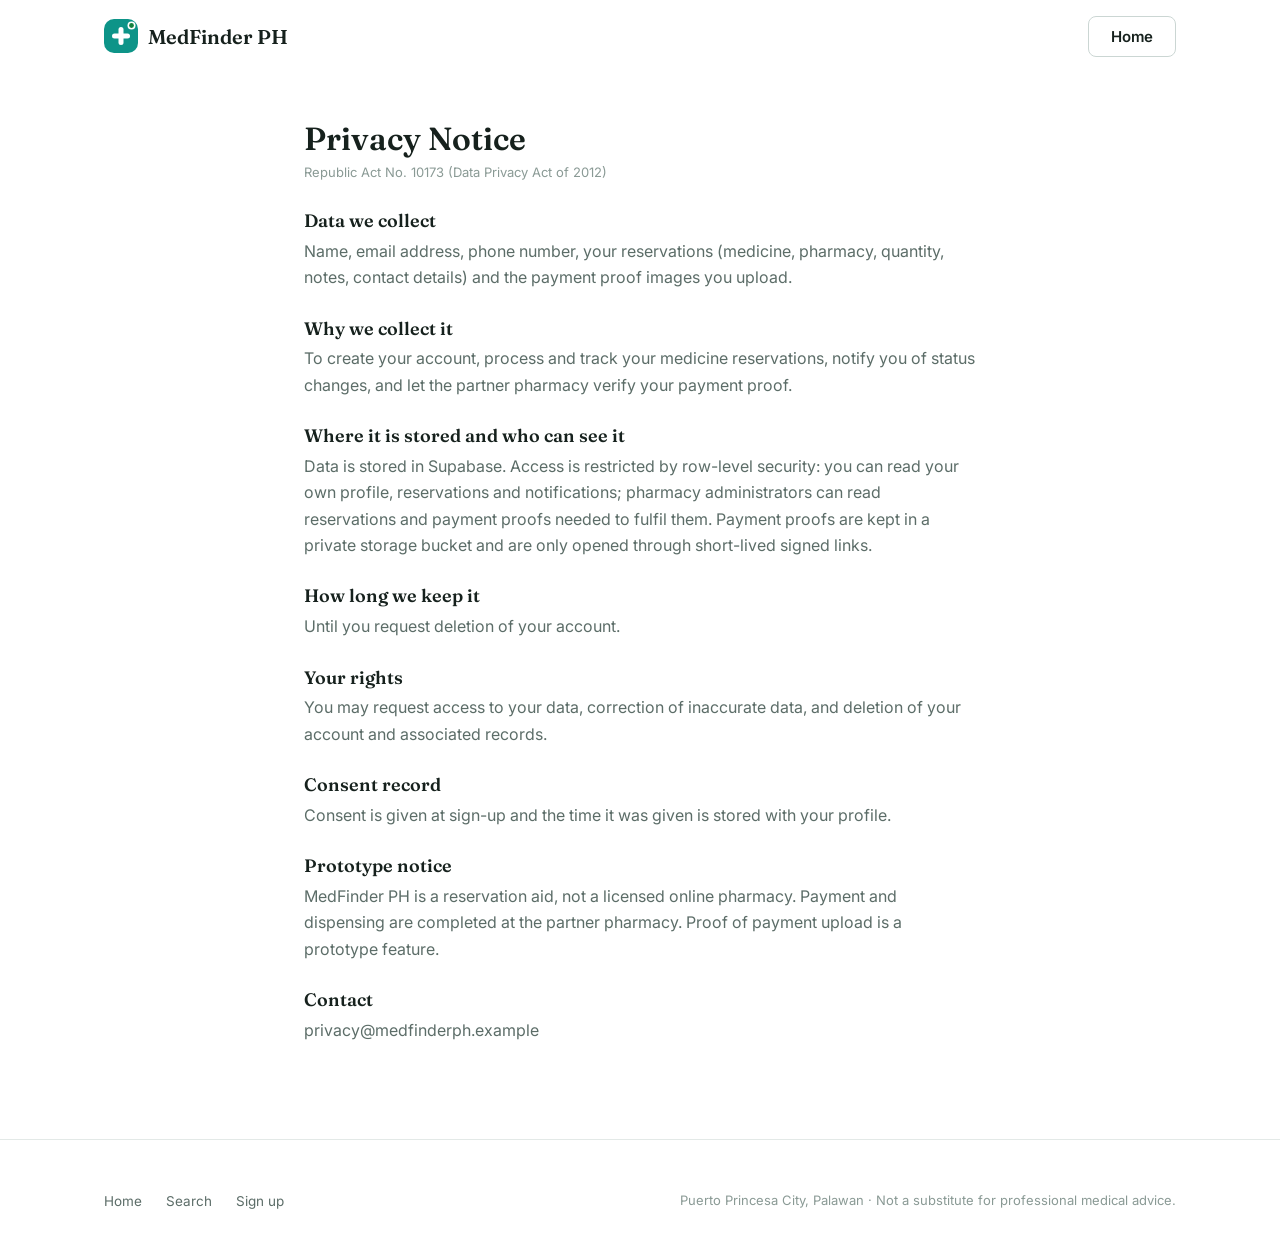
<file: privacy.html>
<!DOCTYPE html>
<html lang="en">
<head>
  <meta charset="UTF-8" />
  <link rel="icon" type="image/svg+xml" href="/favicon.svg">
  <meta name="viewport" content="width=device-width, initial-scale=1.0" />
  <title>Privacy Notice — MedFinder PH</title>
  <meta name="description" content="How MedFinder PH collects, uses and protects your personal data." />
  <link rel="preconnect" href="https://fonts.googleapis.com" />
  <link rel="preconnect" href="https://fonts.gstatic.com" crossorigin />
  <link rel="stylesheet" href="css/style.css" />
</head>
<body>

  <header class="site-header">
    <div class="container">
      <a class="brand" href="index.html">
        <svg class="brand-mark" viewBox="0 0 34 34" fill="none" xmlns="http://www.w3.org/2000/svg" aria-hidden="true">
          <rect width="34" height="34" rx="10" fill="#0D9488"/>
          <rect x="14.5" y="8" width="5" height="18" rx="2.5" fill="#ffffff"/>
          <rect x="8" y="14.5" width="18" height="5" rx="2.5" fill="#ffffff"/>
          <circle cx="27.5" cy="6.5" r="4" fill="#ffffff"/>
          <circle cx="27.5" cy="6.5" r="2.4" fill="#15803D"/>
        </svg>
        MedFinder PH
      </a>
      <div class="nav-actions">
        <a class="btn btn-ghost" href="index.html">Home</a>
      </div>
    </div>
  </header>

  <main class="legal-main">
    <div class="container legal-container">
      <h1>Privacy Notice</h1>
      <p class="legal-meta">Republic Act No. 10173 (Data Privacy Act of 2012)</p>

      <h2>Data we collect</h2>
      <p>Name, email address, phone number, your reservations (medicine, pharmacy, quantity, notes, contact details) and the payment proof images you upload.</p>

      <h2>Why we collect it</h2>
      <p>To create your account, process and track your medicine reservations, notify you of status changes, and let the partner pharmacy verify your payment proof.</p>

      <h2>Where it is stored and who can see it</h2>
      <p>Data is stored in Supabase. Access is restricted by row-level security: you can read your own profile, reservations and notifications; pharmacy administrators can read reservations and payment proofs needed to fulfil them. Payment proofs are kept in a private storage bucket and are only opened through short-lived signed links.</p>

      <h2>How long we keep it</h2>
      <p>Until you request deletion of your account.</p>

      <h2>Your rights</h2>
      <p>You may request access to your data, correction of inaccurate data, and deletion of your account and associated records.</p>

      <h2>Consent record</h2>
      <p>Consent is given at sign-up and the time it was given is stored with your profile.</p>

      <h2>Prototype notice</h2>
      <p>MedFinder PH is a reservation aid, not a licensed online pharmacy. Payment and dispensing are completed at the partner pharmacy. Proof of payment upload is a prototype feature.</p>

      <h2>Contact</h2>
      <p>privacy@medfinderph.example</p>
    </div>
  </main>

  <footer class="site-footer">
    <div class="container">
      <ul class="footer-links">
        <li><a href="index.html">Home</a></li>
        <li><a href="search.html">Search</a></li>
        <li><a href="signup.html">Sign up</a></li>
      </ul>
      <p class="footer-note">Puerto Princesa City, Palawan · Not a substitute for professional medical advice.</p>
    </div>
  </footer>

  <script type="module" src="js/connection.js"></script>
  <script defer src="js/reveal.js"></script>
</body>
</html>
</file>
<file: css/style.css>
/* =====================================================================
   MedFinder PH — global stylesheet
   Design tokens (colors/type/spacing) live at the top under :root.
   Shared across every public + customer page. Admin pages load this
   file too, plus admin/css/admin.css on top for dashboard-only layout.
   ===================================================================== */

@import url('https://fonts.googleapis.com/css2?family=Fraunces:opsz,wght@9..144,400;9..144,500;9..144,600;9..144,700&family=Inter:wght@400;500;600;700&display=swap');

/* Native page-navigation transitions (Chrome/Edge — no-op elsewhere,
   nothing to feature-detect). Cross-fades the whole page on every link
   click across the site instead of a hard cut, at the same speed as
   everything else so it reads as one motion system, not a slow gimmick. */
@view-transition {
  navigation: auto;
}

::view-transition-old(root),
::view-transition-new(root) {
  animation-duration: var(--dur-med, 260ms);
  animation-timing-function: cubic-bezier(0.16, 1, 0.3, 1);
}

@media (prefers-reduced-motion: reduce) {
  @view-transition {
    navigation: none;
  }
}

:root {
  /* Color — teal primary per brief, everything else derived to sit
     quietly next to it rather than compete with it. */
  --bg: #ffffff;
  --surface: #f6f9f8;
  /* section bands, input fills */
  --surface-raised: #ffffff;
  /* cards, sitting on --surface */
  --line: #e3e9e7;
  --line-strong: #cbd6d3;

  --teal: #0d9488;
  --teal-dark: #0f766e;
  --teal-darker: #115e56;
  --teal-tint: #ecfdf9;
  --teal-tint-2: #d3f5ee;

  --ink: #16211d;
  --ink-muted: #5c6d68;
  --ink-faint: #8a9a95;

  --status-in-fg: #15803d;
  --status-in-bg: #eaf7ee;
  --status-low-fg: #b45309;
  --status-low-bg: #fdf3e3;
  --status-out-fg: #64748b;
  --status-out-bg: #eef1f0;
  --status-neutral-fg: #334155;
  --status-neutral-bg: #eef2f6;

  --danger: #b91c1c;

  /* Type */
  --font-display: 'Fraunces', ui-serif, Georgia, serif;
  --font-body: 'Inter', ui-sans-serif, system-ui, -apple-system, sans-serif;

  /* Scale */
  --radius-sm: 8px;
  --radius-md: 14px;
  --radius-lg: 22px;
  --shadow-card: 0 1px 2px rgba(22, 33, 29, 0.04), 0 8px 24px -12px rgba(22, 33, 29, 0.12);
  --shadow-card-hover: 0 2px 4px rgba(22, 33, 29, 0.06), 0 16px 32px -12px rgba(22, 33, 29, 0.16);
  --shadow-glow: 0 0 0 1px rgba(13, 148, 136, 0.16), 0 12px 28px -10px rgba(13, 148, 136, 0.35);

  /* Motion — one timing system reused everywhere so easing reads as a
     single decision, not per-component guesses. */
  --ease-out: cubic-bezier(0.16, 1, 0.3, 1);
  --ease-spring: cubic-bezier(0.34, 1.42, 0.64, 1);
  --dur-fast: 150ms;
  --dur-med: 260ms;
  --dur-slow: 460ms;

  --container: 1120px;
}

/* ---------------------------------------------------------------------
   Reset & base
   --------------------------------------------------------------------- */

*,
*::before,
*::after {
  box-sizing: border-box;
}

html {
  scroll-behavior: smooth;
}

@media (prefers-reduced-motion: reduce) {
  html {
    scroll-behavior: auto;
  }

  *,
  *::before,
  *::after {
    animation-duration: 0.001ms !important;
    animation-iteration-count: 1 !important;
    transition-duration: 0.001ms !important;
  }
}

/* ---------------------------------------------------------------------
   Motion primitives
   Two building blocks reused everywhere: [data-reveal] fades/lifts an
   element in once when js/reveal.js flags it .is-visible (falls back to
   fully visible if JS never runs, so nothing depends on it to render);
   .is-loading is the shimmer used for every async placeholder.
   --------------------------------------------------------------------- */

[data-reveal] {
  opacity: 0;
  transform: translateY(18px);
  transition: opacity var(--dur-slow) var(--ease-out), transform var(--dur-slow) var(--ease-out);
}

[data-reveal].is-visible {
  opacity: 1;
  transform: translateY(0);
}

@media (prefers-reduced-motion: reduce) {
  [data-reveal] {
    opacity: 1;
    transform: none;
    transition: none;
  }
}

@keyframes fade-up {
  from {
    opacity: 0;
    transform: translateY(14px);
  }

  to {
    opacity: 1;
    transform: translateY(0);
  }
}

@keyframes shimmer {
  0% {
    background-position: -320px 0;
  }

  100% {
    background-position: 320px 0;
  }
}

.search-loading {
  position: relative;
  overflow: hidden;
  color: transparent;
  background: linear-gradient(90deg, var(--surface) 25%, var(--teal-tint) 50%, var(--surface) 75%);
  background-size: 640px 100%;
  animation: shimmer 1.4s ease-in-out infinite;
  border-radius: var(--radius-sm);
  min-height: 52px;
  padding: 16px 18px;
}

@media (prefers-reduced-motion: reduce) {
  .search-loading {
    animation: none;
    background: var(--surface);
  }
}

body {
  margin: 0;
  background: var(--bg);
  color: var(--ink);
  font-family: var(--font-body);
  font-size: 16px;
  line-height: 1.55;
  -webkit-font-smoothing: antialiased;
}

h1,
h2,
h3,
h4 {
  font-family: var(--font-display);
  color: var(--ink);
  line-height: 1.15;
  margin: 0;
  font-weight: 600;
}

p {
  margin: 0;
}

a {
  color: inherit;
  text-decoration: none;
}

ul {
  margin: 0;
  padding: 0;
  list-style: none;
}

img {
  max-width: 100%;
  display: block;
}

button {
  font-family: inherit;
  cursor: pointer;
}

input,
select,
textarea {
  font-family: inherit;
  font-size: inherit;
  color: inherit;
}

:focus-visible {
  outline: 2px solid var(--teal-dark);
  outline-offset: 2px;
  border-radius: 4px;
}

.container {
  width: 100%;
  max-width: var(--container);
  margin-inline: auto;
  padding-inline: 24px;
}

.visually-hidden {
  position: absolute;
  width: 1px;
  height: 1px;
  overflow: hidden;
  clip: rect(0 0 0 0);
  white-space: nowrap;
}

/* ---------------------------------------------------------------------
   Buttons
   --------------------------------------------------------------------- */

.btn {
  display: inline-flex;
  align-items: center;
  justify-content: center;
  gap: 8px;
  padding: 12px 22px;
  border-radius: var(--radius-sm);
  border: 1px solid transparent;
  font-size: 15px;
  font-weight: 600;
  line-height: 1;
  position: relative;
  overflow: hidden;
  transition: background-color var(--dur-fast) ease, border-color var(--dur-fast) ease,
    transform var(--dur-fast) var(--ease-spring), box-shadow var(--dur-fast) ease;
}

.btn:active {
  transform: translateY(1px) scale(0.98);
}

.btn:disabled {
  opacity: 0.6;
  cursor: not-allowed;
}

.btn:disabled:active {
  transform: none;
}

/* Loading spinner — toggled by JS alongside the disabled state on every
   async submit button (login, signup, reserve, admin modals). Pure
   pseudo-element, so it never touches the button's actual text node. */
.btn.is-loading {
  color: transparent !important;
  pointer-events: none;
}

.btn.is-loading:disabled {
  opacity: 1;
}

.btn.is-loading::before {
  content: '';
  position: absolute;
  top: 50%;
  left: 50%;
  width: 16px;
  height: 16px;
  margin: -8px 0 0 -8px;
  border: 2px solid rgba(22, 33, 29, 0.15);
  border-top-color: var(--ink-muted);
  border-radius: 50%;
  animation: btn-spin 0.6s linear infinite;
}

.btn-primary.is-loading::before {
  border-color: rgba(255, 255, 255, 0.35);
  border-top-color: #fff;
}

@keyframes btn-spin {
  to {
    transform: rotate(360deg);
  }
}

.btn-primary {
  background: var(--teal);
  color: #ffffff;
}

.btn-primary:hover {
  background: var(--teal-dark);
  transform: translateY(-1px);
  box-shadow: var(--shadow-glow);
}

/* One-shot diagonal shine sweep on hover — reserved for the primary
   action only, so it reads as "the button that matters" rather than
   decoration repeated on every control. */
.btn-primary::after {
  content: '';
  position: absolute;
  inset: 0;
  background: linear-gradient(115deg, transparent 40%, rgba(255, 255, 255, 0.28) 50%, transparent 60%);
  background-size: 220% 100%;
  background-position: 120% 0;
  transition: background-position var(--dur-slow) var(--ease-out);
  pointer-events: none;
}

.btn-primary:hover::after {
  background-position: -20% 0;
}

.btn-ghost {
  background: transparent;
  color: var(--ink);
  border-color: var(--line-strong);
}

.btn-ghost:hover {
  border-color: var(--teal);
  color: var(--teal-dark);
  transform: translateY(-1px);
}

.btn-text {
  background: transparent;
  padding: 8px 4px;
  color: var(--ink-muted);
  font-weight: 600;
}

.btn-text:hover {
  color: var(--teal-dark);
}

.btn-block {
  width: 100%;
}

/* ---------------------------------------------------------------------
   Header / nav
   --------------------------------------------------------------------- */

.site-header {
  position: sticky;
  top: 0;
  z-index: 40;
  background: rgba(255, 255, 255, 0.9);
  backdrop-filter: saturate(180%) blur(10px);
  border-bottom: 1px solid transparent;
  box-shadow: none;
  transition: box-shadow var(--dur-med) ease, border-color var(--dur-med) ease;
}

/* .is-scrolled is toggled by js/reveal.js past a small scroll threshold —
   a hairline-plus-shadow only appears once there's page behind it to
   separate from, so the header stays flush with the hero at rest. */
.site-header.is-scrolled {
  border-bottom-color: var(--line);
  box-shadow: 0 1px 2px rgba(22, 33, 29, 0.04), 0 8px 20px -14px rgba(22, 33, 29, 0.18);
}

.site-header .container {
  display: flex;
  align-items: center;
  justify-content: space-between;
  height: 72px;
  transition: height var(--dur-med) ease;
}

.site-header.is-scrolled .container {
  height: 64px;
}

.brand {
  display: inline-flex;
  align-items: center;
  gap: 10px;
  font-family: var(--font-display);
  font-weight: 600;
  font-size: 20px;
  color: var(--ink);
  white-space: nowrap;
}

.brand-mark {
  width: 34px;
  height: 34px;
  flex-shrink: 0;
  transition: transform var(--dur-med) var(--ease-spring);
}

.brand:hover .brand-mark {
  transform: rotate(-8deg) scale(1.06);
}

.nav-links {
  display: flex;
  align-items: center;
  gap: 32px;
}

.nav-links a {
  position: relative;
  font-size: 14.5px;
  font-weight: 500;
  color: var(--ink-muted);
  transition: color 140ms ease;
}

.nav-links a::after {
  content: '';
  position: absolute;
  left: 0;
  bottom: -4px;
  width: 100%;
  height: 1.5px;
  background: var(--teal);
  transform: scaleX(0);
  transform-origin: left;
  transition: transform var(--dur-fast) var(--ease-out);
}

.nav-links a:hover {
  color: var(--teal-dark);
}

.nav-links a:hover::after {
  transform: scaleX(1);
}

.nav-actions {
  display: flex;
  align-items: center;
  gap: 10px;
}

/* On mobile, hide nav-actions buttons entirely — the hamburger menu
   is the nav entry point on small screens. Log in / Sign up appear
   inside the opened mobile menu via nav.js's injectMobileActions();
   the notif bell and log out button are relocated there directly by
   relocateAccountControls(), see .nav-mobile-account below. */
@media (max-width: 860px) {
  .nav-actions .btn {
    display: none;
  }
}

/* Wrapper the bell + log out button land in in inside the mobile
   dropdown — relocateAccountControls() in nav.js moves the real
   elements here (not clones), so their click listeners still work. */
.nav-mobile-account {
  display: flex;
  align-items: center;
  gap: 10px;
  padding-top: 12px;
  margin-top: 8px;
  border-top: 1px solid var(--line);
  width: 100%;
}

.nav-toggle {
  display: none;
  background: none;
  border: none;
  padding: 8px;
}

/* Hamburger morphs into an X — keyed off aria-expanded, which nav.js
   already sets on every toggle, so no JS change is needed here. */
.nav-toggle svg line {
  transform-box: fill-box;
  transform-origin: center;
  transition: transform var(--dur-med) var(--ease-spring), opacity var(--dur-fast) ease;
}

.nav-toggle[aria-expanded="true"] svg line:nth-child(1) {
  transform: translateY(6px) rotate(45deg);
}

.nav-toggle[aria-expanded="true"] svg line:nth-child(2) {
  opacity: 0;
}

.nav-toggle[aria-expanded="true"] svg line:nth-child(3) {
  transform: translateY(-6px) rotate(-45deg);
}

@media (max-width: 860px) {
  .nav-links {
    display: none;
  }

  .nav-toggle {
    display: inline-flex;
  }

  .nav-links.nav-open {
    display: flex;
    flex-direction: column;
    align-items: flex-start;
    gap: 4px;
    position: absolute;
    top: 72px;
    left: 0;
    right: 0;
    background: var(--bg);
    border-bottom: 1px solid var(--line);
    padding: 12px 24px 20px;
    box-shadow: var(--shadow-card);
    animation: fade-up var(--dur-med) var(--ease-out);
  }

  .nav-links.nav-open a {
    padding: 10px 0;
    width: 100%;
  }
}

/* ---------------------------------------------------------------------
   Hero — the search bar is the page's thesis, not a headline alone
   --------------------------------------------------------------------- */

.hero {
  position: relative;
  padding: 88px 0 96px;
  background:
    radial-gradient(720px 360px at 82% -10%, var(--teal-tint) 0%, transparent 65%),
    var(--bg);
  overflow: hidden;
}

/* Signature element: a slow radar-style sweep behind the hero — the one
   bold motion move on the page, standing in for "we're checking live
   stock right now" rather than a generic decorative gradient. Sits
   behind everything, never competes with the type or form. */
.hero::before {
  content: '';
  position: absolute;
  top: -180px;
  right: -160px;
  width: 620px;
  height: 620px;
  border-radius: 50%;
  background: conic-gradient(from 0deg, transparent 0deg, rgba(13, 148, 136, 0.16) 40deg, transparent 90deg);
  animation: hero-sweep 7s linear infinite;
  pointer-events: none;
}

@keyframes hero-sweep {
  to {
    transform: rotate(360deg);
  }
}

@media (prefers-reduced-motion: reduce) {
  .hero::before {
    animation: none;
  }
}

.hero .container {
  position: relative;
  display: grid;
  gap: 28px;
  max-width: 760px;
}

.hero .container>* {
  animation: fade-up var(--dur-slow) var(--ease-out) both;
}

.hero-eyebrow {
  animation-delay: 0ms;
}

.hero h1 {
  animation-delay: 60ms;
}

.hero-sub {
  animation-delay: 120ms;
}

.search-panel {
  animation-delay: 180ms;
}

.hero-hint {
  animation-delay: 220ms;
}

#hero-secondary-cta {
  animation-delay: 260ms;
}

.hero-eyebrow {
  display: inline-flex;
  align-items: center;
  gap: 8px;
  width: fit-content;
  padding: 6px 14px;
  border-radius: 999px;
  background: var(--teal-tint-2);
  color: var(--teal-darker);
  font-size: 13px;
  font-weight: 600;
  letter-spacing: 0.01em;
}

.hero h1 {
  font-size: clamp(34px, 5vw, 54px);
  letter-spacing: -0.01em;
}

.hero h1 em {
  font-style: normal;
  color: var(--teal-dark);
}

.hero-sub {
  font-size: 18px;
  color: var(--ink-muted);
  max-width: 52ch;
}

.search-panel {
  background: var(--surface-raised);
  border: 1px solid var(--line);
  border-radius: var(--radius-lg);
  box-shadow: var(--shadow-card);
  padding: 10px;
  margin-top: 8px;
  transition: box-shadow var(--dur-med) ease, border-color var(--dur-med) ease;
}

.search-panel:focus-within {
  border-color: var(--teal);
  box-shadow: var(--shadow-glow);
}

.search-form {
  display: flex;
  gap: 8px;
}

.search-field {
  flex: 1;
  display: flex;
  align-items: center;
  gap: 10px;
  padding: 12px 16px;
}

.search-field svg {
  flex-shrink: 0;
  color: var(--ink-faint);
}

.search-field input {
  flex: 1;
  border: none;
  outline: none;
  background: transparent;
  font-size: 16px;
  color: var(--ink);
}

.search-field input::placeholder {
  color: var(--ink-faint);
}

.search-form .btn-primary {
  padding-inline: 26px;
  border-radius: calc(var(--radius-lg) - 10px);
}

.hero-hint {
  font-size: 13.5px;
  color: var(--ink-faint);
  padding: 6px 6px 0;
}

.hero-hint b {
  color: var(--ink-muted);
  font-weight: 600;
}

/* ---------------------------------------------------------------------
   Stock-status indicator — the product's signature element.
   A small live-status dot, reused on search results, dashboard, admin.
   Only the "in stock" state pulses: it is the one state worth calling
   live and current; the others are calm, static facts.
   --------------------------------------------------------------------- */

.status-pill {
  display: inline-flex;
  align-items: center;
  gap: 7px;
  padding: 5px 11px 5px 9px;
  border-radius: 999px;
  font-size: 12.5px;
  font-weight: 600;
  white-space: nowrap;
}

.status-dot {
  width: 8px;
  height: 8px;
  border-radius: 50%;
  flex-shrink: 0;
}

.status-in {
  color: var(--status-in-fg);
  background: var(--status-in-bg);
}

.status-in .status-dot {
  background: var(--status-in-fg);
  box-shadow: 0 0 0 0 rgba(21, 128, 61, 0.5);
  animation: status-pulse 2.2s ease-out infinite;
}

.status-low {
  color: var(--status-low-fg);
  background: var(--status-low-bg);
}

.status-low .status-dot {
  background: var(--status-low-fg);
}

.status-out {
  color: var(--status-out-fg);
  background: var(--status-out-bg);
}

.status-out .status-dot {
  background: var(--status-out-fg);
}

.status-neutral {
  color: var(--status-neutral-fg);
  background: var(--status-neutral-bg);
}

.status-neutral .status-dot {
  background: var(--status-neutral-fg);
}

@keyframes status-pulse {
  0% {
    box-shadow: 0 0 0 0 rgba(21, 128, 61, 0.45);
  }

  70% {
    box-shadow: 0 0 0 7px rgba(21, 128, 61, 0);
  }

  100% {
    box-shadow: 0 0 0 0 rgba(21, 128, 61, 0);
  }
}

/* ---------------------------------------------------------------------
   How it works — a real 4-step sequence, so numbering earns its place
   --------------------------------------------------------------------- */

.how {
  padding: 96px 0;
  border-top: 1px solid var(--line);
}

.section-head {
  max-width: 560px;
  margin-bottom: 48px;
}

.section-eyebrow {
  font-size: 13px;
  font-weight: 700;
  letter-spacing: 0.08em;
  text-transform: uppercase;
  color: var(--teal-dark);
  margin-bottom: 10px;
  display: block;
}

.section-head h2 {
  font-size: clamp(26px, 3.4vw, 36px);
  margin-bottom: 12px;
}

.section-head p {
  color: var(--ink-muted);
  font-size: 16.5px;
}

.steps {
  display: grid;
  grid-template-columns: repeat(4, 1fr);
  gap: 1px;
  background: var(--line);
  border: 1px solid var(--line);
  border-radius: var(--radius-md);
  overflow: hidden;
}

.step {
  background: var(--surface-raised);
  padding: 30px 26px 32px;
  position: relative;
  transition: background var(--dur-med) ease;
}

.step:hover {
  background: var(--teal-tint);
}

.step-number {
  font-family: var(--font-display);
  font-size: 15px;
  font-weight: 600;
  color: var(--teal);
  border: 1px solid var(--teal-tint-2);
  background: var(--teal-tint);
  width: 34px;
  height: 34px;
  border-radius: 50%;
  display: flex;
  align-items: center;
  justify-content: center;
  margin-bottom: 20px;
  position: relative;
  z-index: 1;
  transition: background var(--dur-fast) ease, color var(--dur-fast) ease, transform var(--dur-fast) var(--ease-spring);
}

.step:hover .step-number {
  background: var(--teal);
  color: #fff;
  transform: scale(1.08);
}

.step h3 {
  font-size: 17.5px;
  margin-bottom: 8px;
}

.step p {
  color: var(--ink-muted);
  font-size: 14.5px;
  line-height: 1.6;
}

@media (max-width: 860px) {
  .steps {
    grid-template-columns: 1fr 1fr;
  }
}

@media (max-width: 560px) {
  .steps {
    grid-template-columns: 1fr;
  }
}

/* ---------------------------------------------------------------------
   Trust / coverage strip
   --------------------------------------------------------------------- */

.coverage {
  padding: 72px 0;
  background: var(--surface);
  border-top: 1px solid var(--line);
  border-bottom: 1px solid var(--line);
}

.coverage .container {
  display: flex;
  flex-wrap: wrap;
  gap: 40px;
  align-items: center;
  justify-content: space-between;
}

.coverage-copy {
  max-width: 460px;
}

.coverage-copy h2 {
  font-size: 24px;
  margin-bottom: 10px;
}

.coverage-copy p {
  color: var(--ink-muted);
  font-size: 15px;
}

.coverage-stats {
  display: flex;
  gap: 40px;
}

.stat-num {
  font-family: var(--font-display);
  font-size: 34px;
  font-weight: 600;
  color: var(--teal-dark);
  line-height: 1;
  margin-bottom: 6px;
}

.stat-label {
  font-size: 13px;
  color: var(--ink-muted);
}

/* ---------------------------------------------------------------------
   CTA band
   --------------------------------------------------------------------- */

.cta-band {
  padding: 90px 0;
  text-align: center;
  position: relative;
  background: radial-gradient(600px 260px at 50% 120%, var(--teal-tint) 0%, transparent 70%);
  overflow: hidden;
}

.cta-band h2 {
  font-size: clamp(26px, 3.6vw, 38px);
  max-width: 640px;
  margin-inline: auto;
  margin-bottom: 14px;
}

.cta-band p {
  color: var(--ink-muted);
  max-width: 480px;
  margin-inline: auto;
  margin-bottom: 28px;
}

/* ---------------------------------------------------------------------
   Footer
   --------------------------------------------------------------------- */

.site-footer {
  border-top: 1px solid var(--line);
  padding: 48px 0 32px;
}

.site-footer .container {
  display: flex;
  flex-wrap: wrap;
  gap: 24px;
  align-items: center;
  justify-content: space-between;
}

.footer-brand {
  display: flex;
  align-items: center;
  gap: 10px;
  font-family: var(--font-display);
  font-weight: 600;
  color: var(--ink);
}

.footer-brand svg {
  width: 24px;
  height: 24px;
}

.footer-note {
  font-size: 13px;
  color: var(--ink-faint);
}

.footer-links {
  display: flex;
  gap: 24px;
}

.footer-links a {
  font-size: 13.5px;
  color: var(--ink-muted);
}

.footer-links a:hover {
  color: var(--teal-dark);
}

/* ---------------------------------------------------------------------
   Generic card (reused by search results, dashboard, admin tables)
   --------------------------------------------------------------------- */

.card {
  background: var(--surface-raised);
  border: 1px solid var(--line);
  border-radius: var(--radius-md);
  box-shadow: var(--shadow-card);
  transition: box-shadow var(--dur-med) var(--ease-out), transform var(--dur-med) var(--ease-out), border-color var(--dur-med) ease;
}

.card:hover {
  box-shadow: var(--shadow-card-hover);
  transform: translateY(-3px);
  border-color: var(--line-strong);
}

/* ---------------------------------------------------------------------
   Form fields (shared by auth + reservation forms, built next)
   --------------------------------------------------------------------- */

.field {
  display: flex;
  flex-direction: column;
  gap: 6px;
  margin-bottom: 18px;
}

.field label {
  font-size: 13.5px;
  font-weight: 600;
  color: var(--ink);
}

.field input,
.field select,
.field textarea {
  padding: 11px 14px;
  border: 1px solid var(--line-strong);
  border-radius: var(--radius-sm);
  background: var(--surface);
  transition: border-color var(--dur-fast) ease, background var(--dur-fast) ease, box-shadow var(--dur-fast) ease;
}

.field input:focus,
.field select:focus,
.field textarea:focus {
  border-color: var(--teal);
  background: var(--bg);
  outline: none;
  box-shadow: 0 0 0 3px var(--teal-tint-2);
}

.field-hint {
  font-size: 12.5px;
  color: var(--ink-faint);
}

.field-error {
  font-size: 12.5px;
  color: var(--danger);
}

/* ---------------------------------------------------------------------
   Auth pages (login / signup) — centered card, shared by both
   --------------------------------------------------------------------- */

.auth-main {
  min-height: calc(100vh - 72px);
  display: flex;
  align-items: center;
  padding: 56px 0;
  background:
    radial-gradient(640px 320px at 50% -10%, var(--teal-tint) 0%, transparent 65%),
    var(--bg);
}

.auth-container {
  display: flex;
  justify-content: center;
}

.auth-card {
  width: 100%;
  max-width: 420px;
  padding: 40px 36px 32px;
}

.auth-card h1 {
  font-size: 28px;
  margin-bottom: 8px;
}

.auth-sub {
  color: var(--ink-muted);
  font-size: 14.5px;
  margin-bottom: 28px;
}

.auth-foot {
  text-align: center;
  font-size: 14px;
  color: var(--ink-muted);
  margin-top: 20px;
}

.auth-foot a {
  color: var(--teal-dark);
  font-weight: 600;
}

.auth-switch-text {
  font-size: 13.5px;
  color: var(--ink-muted);
}

/* Form-level alert banner — distinct from the small per-field hint/error
   text above, which stays inline under a single input. */
.form-alert {
  font-size: 13.5px;
  border-radius: var(--radius-sm);
  padding: 10px 14px;
  margin-bottom: 18px;
  border: 1px solid transparent;
  line-height: 1.5;
}

.form-alert-error {
  color: var(--danger);
  background: #fdecec;
  border-color: #f6caca;
  animation: alert-shake var(--dur-slow) var(--ease-out);
}

.form-alert-info {
  color: var(--teal-darker);
  background: var(--teal-tint);
  border-color: var(--teal-tint-2);
  animation: alert-pop var(--dur-med) var(--ease-spring) both;
}

/* A decaying horizontal shake reads as "attention" without being
   obnoxious — settles back to rest by the end rather than looping. */
@keyframes alert-shake {
  0% {
    opacity: 0;
    transform: translateX(0);
  }

  12% {
    opacity: 1;
  }

  20% {
    transform: translateX(-6px);
  }

  35% {
    transform: translateX(5px);
  }

  50% {
    transform: translateX(-4px);
  }

  65% {
    transform: translateX(3px);
  }

  80% {
    transform: translateX(-1.5px);
  }

  100% {
    opacity: 1;
    transform: translateX(0);
  }
}

@keyframes alert-pop {
  from {
    opacity: 0;
    transform: translateY(-4px) scale(0.98);
  }

  to {
    opacity: 1;
    transform: translateY(0) scale(1);
  }
}

/* ---------------------------------------------------------------------
   Search results
   --------------------------------------------------------------------- */

.search-hero {
  padding: 44px 0 32px;
  border-bottom: 1px solid var(--line);
}

.search-hero h1 {
  font-size: clamp(22px, 3vw, 30px);
  margin-bottom: 18px;
}

.search-hero .search-panel {
  margin-top: 0;
}

.results-main {
  padding: 40px 0 96px;
  min-height: 40vh;
}

.medicine-group {
  margin-bottom: 44px;
}

.medicine-group:last-child {
  margin-bottom: 0;
}

.medicine-group-head {
  margin-bottom: 16px;
}

.medicine-group-head h2 {
  font-size: 20px;
  margin-bottom: 4px;
}

.medicine-group-head p {
  font-size: 13.5px;
  color: var(--ink-muted);
}

.result-list {
  display: flex;
  flex-direction: column;
  gap: 12px;
}

.result-card {
  display: flex;
  align-items: center;
  justify-content: space-between;
  gap: 20px;
  padding: 18px 22px;
  animation: fade-up var(--dur-med) var(--ease-out) both;
}

.result-list .result-card:nth-child(1) {
  animation-delay: 0ms;
}

.result-list .result-card:nth-child(2) {
  animation-delay: 40ms;
}

.result-list .result-card:nth-child(3) {
  animation-delay: 80ms;
}

.result-list .result-card:nth-child(n+4) {
  animation-delay: 120ms;
}

.result-main h3 {
  font-size: 16px;
  margin-bottom: 3px;
}

.result-location {
  font-size: 13px;
  color: var(--ink-muted);
}

.result-meta {
  display: flex;
  align-items: center;
  gap: 16px;
  flex-shrink: 0;
}

.result-price {
  font-family: var(--font-display);
  font-weight: 600;
  font-size: 17px;
  color: var(--ink);
  min-width: 68px;
  text-align: right;
}

.result-action {
  flex-shrink: 0;
}

.result-unavailable {
  font-size: 13px;
  color: var(--ink-faint);
}

.btn-sm {
  padding: 9px 18px;
  font-size: 13.5px;
}

.search-empty,
.search-prompt {
  text-align: center;
  padding: 64px 24px;
  color: var(--ink-muted);
}

.search-empty h2,
.search-prompt h2 {
  font-family: var(--font-display);
  font-size: 22px;
  color: var(--ink);
  margin-bottom: 10px;
}

/* Desktop / laptop: the list owns one four-track grid shared by every
   row (subgrid), so price and badge columns are sized by the widest
   row and line up vertically. The two outer tracks are equal 1fr, which
   keeps the price + badge block centered regardless of name, address,
   badge or action widths. Falls back to the flex row above where
   subgrid is unsupported. */
@media (min-width: 641px) {
  @supports (grid-template-columns: subgrid) {
    .result-list {
      display: grid;
      grid-template-columns: minmax(0, 1fr) auto auto minmax(0, 1fr);
      column-gap: 16px;
      row-gap: 12px;
    }

    .result-card {
      display: grid;
      grid-column: 1 / -1;
      grid-template-columns: subgrid;
      align-items: center;
    }

    .result-meta {
      display: contents;
    }

    .result-main {
      min-width: 0;
    }

    .result-price {
      text-align: right;
      font-variant-numeric: tabular-nums;
    }

    .result-meta .status-pill {
      justify-self: start;
    }

    .result-action {
      justify-self: end;
    }
  }
}

@media (max-width: 640px) {
  .result-card {
    flex-direction: column;
    align-items: flex-start;
    gap: 12px;
  }

  .result-meta {
    width: 100%;
    justify-content: space-between;
  }

  .result-price {
    min-width: 0;
    text-align: left;
  }
}

/* ---------------------------------------------------------------------
   Reservation page
   --------------------------------------------------------------------- */

.reserve-main {
  padding: 48px 0 96px;
}

.reserve-layout {
  max-width: 640px;
  margin-inline: auto;
}

.back-link {
  display: inline-flex;
  align-items: center;
  gap: 6px;
  font-size: 13.5px;
  color: var(--ink-muted);
  margin-bottom: 24px;
}

.back-link:hover {
  color: var(--teal-dark);
}

.summary-card {
  padding: 20px 24px;
  display: flex;
  align-items: center;
  justify-content: space-between;
  gap: 16px;
  flex-wrap: wrap;
  margin-bottom: 20px;
}

.summary-main h2 {
  font-size: 18px;
  margin-bottom: 4px;
}

.summary-sub {
  font-size: 13.5px;
  color: var(--ink-muted);
}

.summary-meta {
  display: flex;
  align-items: center;
  gap: 14px;
}

.summary-price {
  font-family: var(--font-display);
  font-weight: 600;
  font-size: 20px;
  color: var(--ink);
}

.form-card {
  padding: 30px 28px;
}

.form-card h1 {
  font-size: 22px;
  margin-bottom: 22px;
}

.field-row {
  display: grid;
  grid-template-columns: 1fr 1fr;
  gap: 16px;
}

@media (max-width: 560px) {
  .field-row {
    grid-template-columns: 1fr;
  }
}

.gcash-box {
  background: var(--teal-tint);
  border: 1px solid var(--teal-tint-2);
  border-radius: var(--radius-sm);
  padding: 16px 18px;
  margin-bottom: 20px;
  font-size: 14px;
  color: var(--ink);
  line-height: 1.55;
}

.gcash-box strong {
  color: var(--teal-darker);
}

.gcash-total {
  font-family: var(--font-display);
  font-weight: 600;
  font-size: 17px;
}

.file-drop {
  display: block;
  border: 1.5px dashed var(--line-strong);
  border-radius: var(--radius-sm);
  padding: 20px;
  text-align: center;
  background: var(--surface);
  cursor: pointer;
  transition: border-color 140ms ease, background 140ms ease, transform 140ms var(--ease-spring);
}

.file-drop:hover {
  border-color: var(--teal);
}

/* .is-dragover: a file is being dragged over the zone (js/reserve.js).
   .has-file: a file has been chosen, by click or by drop. */
.file-drop.is-dragover {
  border-color: var(--teal);
  background: var(--teal-tint);
  transform: scale(1.012);
}

.file-drop.has-file {
  border-style: solid;
  border-color: var(--teal);
  background: var(--teal-tint);
  animation: file-pop 200ms var(--ease-spring);
}

.file-drop input[type="file"] {
  display: none;
}

.file-drop-label {
  font-size: 13.5px;
  color: var(--ink-muted);
}

.file-drop-filename {
  font-size: 13px;
  color: var(--teal-dark);
  font-weight: 600;
  margin-top: 6px;
  word-break: break-all;
}

.file-drop.has-file .file-drop-filename::before {
  content: '✓ ';
}

@keyframes file-pop {
  0% {
    transform: scale(0.97);
  }

  60% {
    transform: scale(1.015);
  }

  100% {
    transform: scale(1);
  }
}

.unavailable-card {
  padding: 44px 28px;
  text-align: center;
}

.unavailable-card h2 {
  font-family: var(--font-display);
  font-size: 20px;
  margin-bottom: 10px;
  color: var(--ink);
}

.unavailable-card p {
  color: var(--ink-muted);
  margin-bottom: 22px;
}

/* ---------------------------------------------------------------------
   Dashboard (customer)
   --------------------------------------------------------------------- */

.dashboard-main {
  padding: 40px 0 96px;
}

.dashboard-head {
  display: flex;
  align-items: center;
  justify-content: space-between;
  gap: 16px;
  flex-wrap: wrap;
  margin-bottom: 22px;
}

.dashboard-head h1 {
  font-size: clamp(22px, 3vw, 28px);
}

.nav-bell {
  position: relative;
  padding: 9px 11px;
}

.notif-dot {
  position: absolute;
  top: 6px;
  right: 7px;
  width: 8px;
  height: 8px;
  border-radius: 50%;
  background: var(--danger);
  border: 1.5px solid var(--surface);
  animation: notif-pulse 2.2s ease-out infinite;
}

@keyframes notif-pulse {
  0% {
    box-shadow: 0 0 0 0 rgba(185, 28, 28, 0.45);
  }

  70% {
    box-shadow: 0 0 0 7px rgba(185, 28, 28, 0);
  }

  100% {
    box-shadow: 0 0 0 0 rgba(185, 28, 28, 0);
  }
}

.notif-panel {
  border: 1px solid var(--line);
  border-radius: var(--radius-md);
  background: var(--surface);
  margin-bottom: 24px;
  overflow: hidden;
  animation: fade-up var(--dur-med) var(--ease-out);
}

.notif-panel-head {
  display: flex;
  align-items: center;
  justify-content: space-between;
  padding: 14px 18px;
  border-bottom: 1px solid var(--line);
}

.notif-panel-head h2 {
  font-size: 15px;
}

.notif-mark-all {
  background: none;
  border: none;
  color: var(--teal-dark);
  font-size: 13px;
  font-weight: 600;
  cursor: pointer;
}

.notif-mark-all:disabled {
  color: var(--ink-faint);
  cursor: default;
}

.notif-item {
  display: flex;
  align-items: flex-start;
  gap: 10px;
  padding: 12px 18px;
  border-bottom: 1px solid var(--line);
  font-size: 13.5px;
}

.notif-item:last-child {
  border-bottom: none;
}

.notif-item-dot {
  width: 7px;
  height: 7px;
  border-radius: 50%;
  background: var(--teal);
  margin-top: 5px;
  flex-shrink: 0;
}

.notif-item.is-read .notif-item-dot {
  background: var(--line-strong);
}

.notif-item-message {
  color: var(--ink);
}

.notif-item.is-read .notif-item-message {
  color: var(--ink-muted);
}

.notif-item-time {
  color: var(--ink-faint);
  font-size: 12px;
  margin-top: 2px;
}

.notif-empty {
  padding: 24px 18px;
  text-align: center;
  color: var(--ink-muted);
  font-size: 13.5px;
}

.reservation-list {
  display: flex;
  flex-direction: column;
  gap: 14px;
}

.reservation-card {
  padding: 18px 22px;
  animation: fade-up var(--dur-med) var(--ease-out) both;
}

.reservation-list .reservation-card:nth-child(1) {
  animation-delay: 0ms;
}

.reservation-list .reservation-card:nth-child(2) {
  animation-delay: 40ms;
}

.reservation-list .reservation-card:nth-child(3) {
  animation-delay: 80ms;
}

.reservation-list .reservation-card:nth-child(n+4) {
  animation-delay: 120ms;
}

.reservation-card-top {
  display: flex;
  align-items: flex-start;
  justify-content: space-between;
  gap: 16px;
  flex-wrap: wrap;
  margin-bottom: 10px;
}

.reservation-card h3 {
  font-size: 16px;
  margin-bottom: 3px;
}

.reservation-sub {
  font-size: 13px;
  color: var(--ink-muted);
}

.reservation-meta {
  display: flex;
  flex-wrap: wrap;
  gap: 6px 18px;
  font-size: 13px;
  color: var(--ink-muted);
  border-top: 1px solid var(--line);
  padding-top: 12px;
  margin-top: 4px;
}

.reservation-meta strong {
  color: var(--ink);
  font-weight: 600;
}

.dashboard-empty {
  text-align: center;
  padding: 64px 24px;
  color: var(--ink-muted);
}

.dashboard-empty h2 {
  font-family: var(--font-display);
  font-size: 22px;
  color: var(--ink);
  margin-bottom: 10px;
}
/* =====================================================================
   Defense-scope additions: offline banner, skeletons, freshness,
   prescription tag, consent rows, disclaimer, legal page.
   ===================================================================== */

.offline-banner {
  position: sticky;
  top: 0;
  z-index: 200;
  padding: 8px 16px;
  text-align: center;
  font-size: 13px;
  font-weight: 600;
  color: #fff;
  background: var(--danger);
}
.offline-banner[hidden] { display: none; }

body.is-offline form[data-requires-network] button[type="submit"] {
  opacity: 0.5;
  cursor: not-allowed;
}

.skeleton-list { display: grid; gap: 12px; }
.skeleton {
  border-radius: var(--radius-md);
  background: linear-gradient(90deg, var(--surface) 25%, var(--line) 50%, var(--surface) 75%);
  background-size: 200% 100%;
  animation: skeleton-shimmer 1.4s linear infinite;
}
.skeleton-row { height: 76px; }
@keyframes skeleton-shimmer {
  from { background-position: 200% 0; }
  to { background-position: -200% 0; }
}
@media (prefers-reduced-motion: reduce) {
  .skeleton { animation: none; }
}

.result-flags {
  display: flex;
  flex-wrap: wrap;
  align-items: center;
  gap: 6px 10px;
  margin-top: 4px;
  font-size: 12px;
}
.result-flags:empty { display: none; }

.freshness { color: var(--ink-faint); }
.freshness-stale { color: var(--status-low-fg); font-weight: 600; }

.rx-tag {
  display: inline-block;
  padding: 2px 8px;
  border-radius: 999px;
  font-size: 11px;
  font-weight: 700;
  color: var(--status-low-fg);
  background: var(--status-low-bg);
}

.consent-row {
  display: flex;
  align-items: flex-start;
  gap: 10px;
  margin: 4px 0 18px;
  font-size: 13px;
  line-height: 1.5;
  color: var(--ink-muted);
  cursor: pointer;
}
.consent-row input[type="checkbox"] {
  flex-shrink: 0;
  width: 18px;
  height: 18px;
  margin-top: 2px;
  accent-color: var(--teal);
}
.consent-row a { color: var(--teal-dark); text-decoration: underline; }

.disclaimer-box {
  margin-bottom: 16px;
  padding: 12px 14px;
  border-radius: var(--radius-sm);
  font-size: 13px;
  line-height: 1.5;
  color: var(--status-low-fg);
  background: var(--status-low-bg);
}

.footer-disclaimer a { color: inherit; text-decoration: underline; }

.reservation-actions { margin-top: 12px; }

.legal-main { padding: 48px 0 96px; }
.legal-container { max-width: 720px; }
.legal-container h1 { margin-bottom: 4px; }
.legal-container h2 { font-size: 18px; margin: 28px 0 6px; }
.legal-container p { color: var(--ink-muted); line-height: 1.65; }
.legal-meta { font-size: 13px; color: var(--ink-faint) !important; }
</file>
